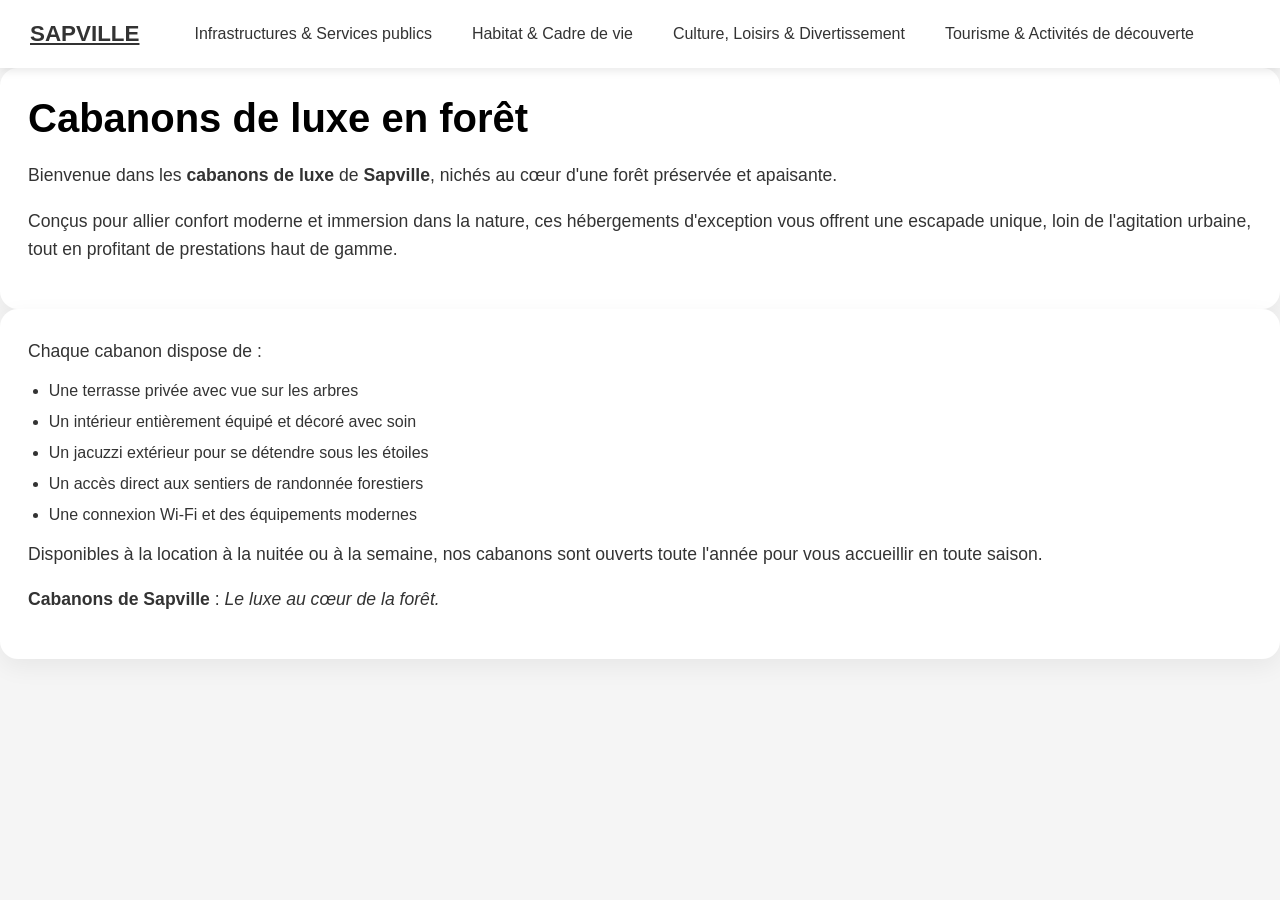
<file: cabanons.html>
<!DOCTYPE html>
<html lang="fr">
<head>
    <meta charset="UTF-8">
    <meta name="viewport" content="width=device-width, initial-scale=1.0">
    <title>Sapville</title>
    <link rel="stylesheet" href="style.css">
</head>
<body>
    <nav class="navbar">
        <a href="index.html" class="navbar-brand">SAPVILLE</a>
        <ul class="nav-list">
            <li class="nav-item">
                <a href="#">Infrastructures &amp; Services publics</a>
                <ul class="dropdown">
                    <li><a href="#mairie">Une mairie imposante</a></li>
                    <li><a href="#geothermie">Une électricité géothermique renouvelable</a></li>
                    <li><a href="#voiture-electrique">L'obligation de rouler en voiture électrique</a></li>
                    <li><a href="#residences">Des résidences sécurisées</a></li>
                </ul>
            </li>
            <li class="nav-item">
                <a href="#">Habitat &amp; Cadre de vie</a>
                <ul class="dropdown">
                    <li><a href="#cabanons">Des cabanons de luxe à louer en forêt</a></li>
                    <li><a href="#locations">Des locations à prix bas</a></li>
                    <li><a href="#eau-bioluminescente">Eau bioluminescente</a></li>
                    <li><a href="#clubhouse">Clubhouse futuriste</a></li>
                </ul>
            </li>
            <li class="nav-item">
                <a href="#">Culture, Loisirs &amp; Divertissement</a>
                <ul class="dropdown">
                    <li><a href="#design">Un centre de design</a></li>
                    <li><a href="#casino">Un casino à l'effigie du colosse de Rhodes</a></li>
                    <li><a href="#skatepark">Un skatepark neuf</a></li>
                    <li><a href="#stade">Stade de foot flambant neuf</a></li>
                </ul>
            </li>
            <li class="nav-item">
                <a href="#">Tourisme &amp; Activités de découverte</a>
                <ul class="dropdown">
                    <li><a href="#archeologie">Un site archéologique sous-marin</a></li>
                    <li><a href="#pole-nautique">Un pôle nautique aux activités variées</a></li>
                </ul>
            </li>
        </ul>
    </nav>

    <main>
    <section id="cabanons">
        <div class="text-block">
            <h1>Cabanons de luxe en forêt</h1>
            <p>Bienvenue dans les <strong>cabanons de luxe</strong> de <strong>Sapville</strong>, nichés au cœur d'une forêt préservée et apaisante.</p>
            <p>Conçus pour allier confort moderne et immersion dans la nature, ces hébergements d'exception vous offrent une escapade unique, loin de l'agitation urbaine, tout en profitant de prestations haut de gamme.</p>
        </div>
        <div class="text-block">
            <p>Chaque cabanon dispose de :</p>
            <ul>
                <li>Une terrasse privée avec vue sur les arbres</li>
                <li>Un intérieur entièrement équipé et décoré avec soin</li>
                <li>Un jacuzzi extérieur pour se détendre sous les étoiles</li>
                <li>Un accès direct aux sentiers de randonnée forestiers</li>
                <li>Une connexion Wi-Fi et des équipements modernes</li>
            </ul>
            <p>Disponibles à la location à la nuitée ou à la semaine, nos cabanons sont ouverts toute l'année pour vous accueillir en toute saison.</p>
            <p><strong>Cabanons de Sapville</strong> : <em>Le luxe au cœur de la forêt.</em></p>
        </div>
    </section>
</main>

</body>
</html>
</file>
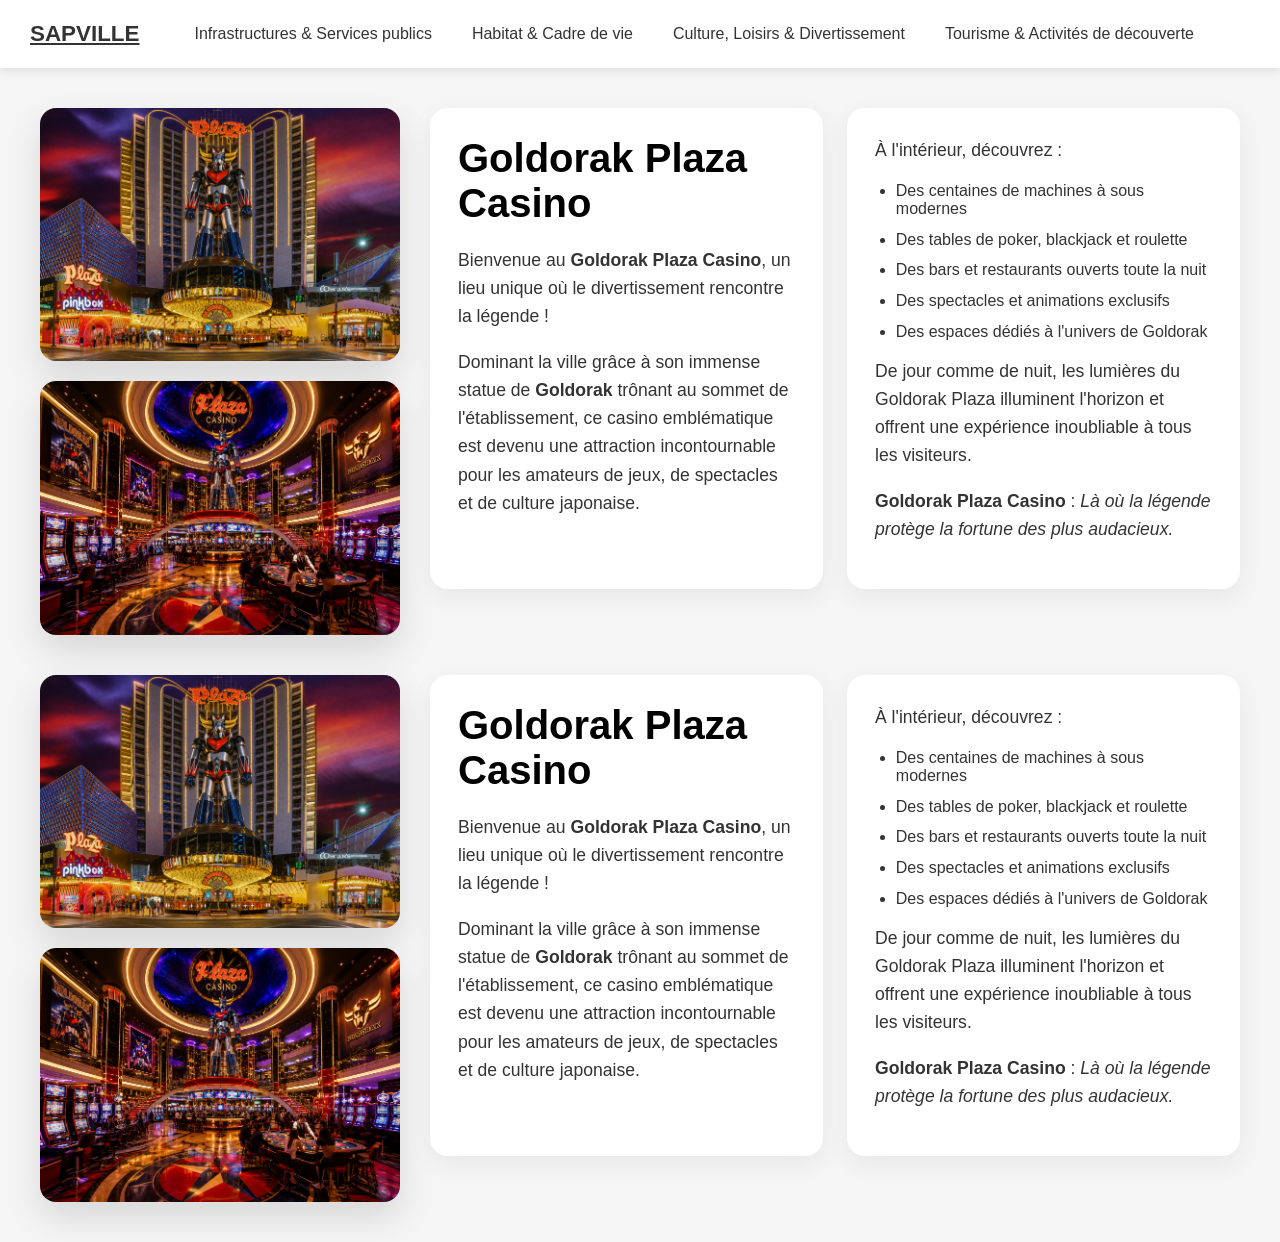
<file: casino.html>
<!DOCTYPE html>
<html lang="fr">
<head>
    <meta charset="UTF-8">
    <meta name="viewport" content="width=device-width, initial-scale=1.0">
    <title>Casino</title>
    <link rel="stylesheet" href="style.css">
</head>
<body>
 <nav class="navbar">
        <a href="index.html" class="navbar-brand">SAPVILLE</a>
        <ul class="nav-list">
            <li class="nav-item">
                <a href="#">Infrastructures &amp; Services publics</a>
                <ul class="dropdown">
                    <li><a href="mairie.html">Une mairie imposante</a></li>
                    <li><a href="#geothermie">Une électricité géothermique renouvelable</a></li>
                    <li><a href="#voiture-electrique">L'obligation de rouler en voiture électrique</a></li>
                    <li><a href="#residences">Des résidences sécurisées</a></li>
                </ul>
            </li>
            <li class="nav-item">
                <a href="#">Habitat &amp; Cadre de vie</a>
                <ul class="dropdown">
                    <li><a href="#cabanons">Des cabanons de luxe à louer en forêt</a></li>
                    <li><a href="#locations">Des locations à prix bas</a></li>
                    <li><a href="water.html">Eau bioluminescente</a></li>
                    <li><a href="#clubhouse">Clubhouse futuriste</a></li>
                </ul>
            </li>
            <li class="nav-item">
                <a href="#">Culture, Loisirs &amp; Divertissement</a>
                <ul class="dropdown">
                    <li><a href="#design">Un centre de design</a></li>
                    <li><a href="casino.html">Un casino à l'effigie du colosse de Rhodes</a></li>
                    <li><a href="#skatepark">Un skatepark neuf</a></li>
                    <li><a href="#stade">Stade de foot flambant neuf</a></li>
                </ul>
            </li>
            <li class="nav-item">
                <a href="#">Tourisme &amp; Activités de découverte</a>
                <ul class="dropdown">
                    <li><a href="#archeologie">Un site archéologique sous-marin</a></li>
                    <li><a href="pole.html">Un pôle nautique aux activités variées</a></li>
                </ul>
            </li>
        </ul>
    </nav>

    <div class="hero">
        <div class="hero-images">
            <img src="img/casino.png" alt="Casino">
            <img src="img/incasino.png" alt="Intérieur du Casino">
        </div>
        <div class="hero-text">
            <div class="text-block">
                <h1>Goldorak Plaza Casino</h1>
                <p>Bienvenue au <strong>Goldorak Plaza Casino</strong>, un lieu unique où le divertissement rencontre la légende !</p>
                <p>Dominant la ville grâce à son immense statue de <strong>Goldorak</strong> trônant au sommet de l'établissement, ce casino emblématique est devenu une attraction incontournable pour les amateurs de jeux, de spectacles et de culture japonaise.</p>
            </div>
            <div class="text-block">
                <p>À l'intérieur, découvrez :</p>
                <ul>
                    <li>Des centaines de machines à sous modernes</li>
                    <li>Des tables de poker, blackjack et roulette</li>
                    <li>Des bars et restaurants ouverts toute la nuit</li>
                    <li>Des spectacles et animations exclusifs</li>
                    <li>Des espaces dédiés à l'univers de Goldorak</li>
                </ul>
                <p>De jour comme de nuit, les lumières du Goldorak Plaza illuminent l'horizon et offrent une expérience inoubliable à tous les visiteurs.</p>
                <p><strong>Goldorak Plaza Casino</strong> : <em>Là où la légende protège la fortune des plus audacieux.</em></p>
            </div>
        </div>
    </div>
</body>
    
<!DOCTYPE html>
<html lang="fr">
<head>
    <meta charset="UTF-8">
    <meta name="viewport" content="width=device-width, initial-scale=1.0">
    <title>Casino</title>
    <link rel="stylesheet" href="casino&mairie.css">
</head>
<body>
    <div class="hero">
        <div class="hero-images">
            <img src="img/casino.png" alt="Casino">
            <img src="img/incasino.png" alt="Intérieur du Casino">
        </div>
        <div class="hero-text">
            <div class="text-block">
                <h1>Goldorak Plaza Casino</h1>
                <p>Bienvenue au <strong>Goldorak Plaza Casino</strong>, un lieu unique où le divertissement rencontre la légende !</p>
                <p>Dominant la ville grâce à son immense statue de <strong>Goldorak</strong> trônant au sommet de l'établissement, ce casino emblématique est devenu une attraction incontournable pour les amateurs de jeux, de spectacles et de culture japonaise.</p>
            </div>
            <div class="text-block">
                <p>À l'intérieur, découvrez :</p>
                <ul>
                    <li>Des centaines de machines à sous modernes</li>
                    <li>Des tables de poker, blackjack et roulette</li>
                    <li>Des bars et restaurants ouverts toute la nuit</li>
                    <li>Des spectacles et animations exclusifs</li>
                    <li>Des espaces dédiés à l'univers de Goldorak</li>
                </ul>
                <p>De jour comme de nuit, les lumières du Goldorak Plaza illuminent l'horizon et offrent une expérience inoubliable à tous les visiteurs.</p>
                <p><strong>Goldorak Plaza Casino</strong> : <em>Là où la légende protège la fortune des plus audacieux.</em></p>
            </div>
        </div>
    </div>
</body>
</file>
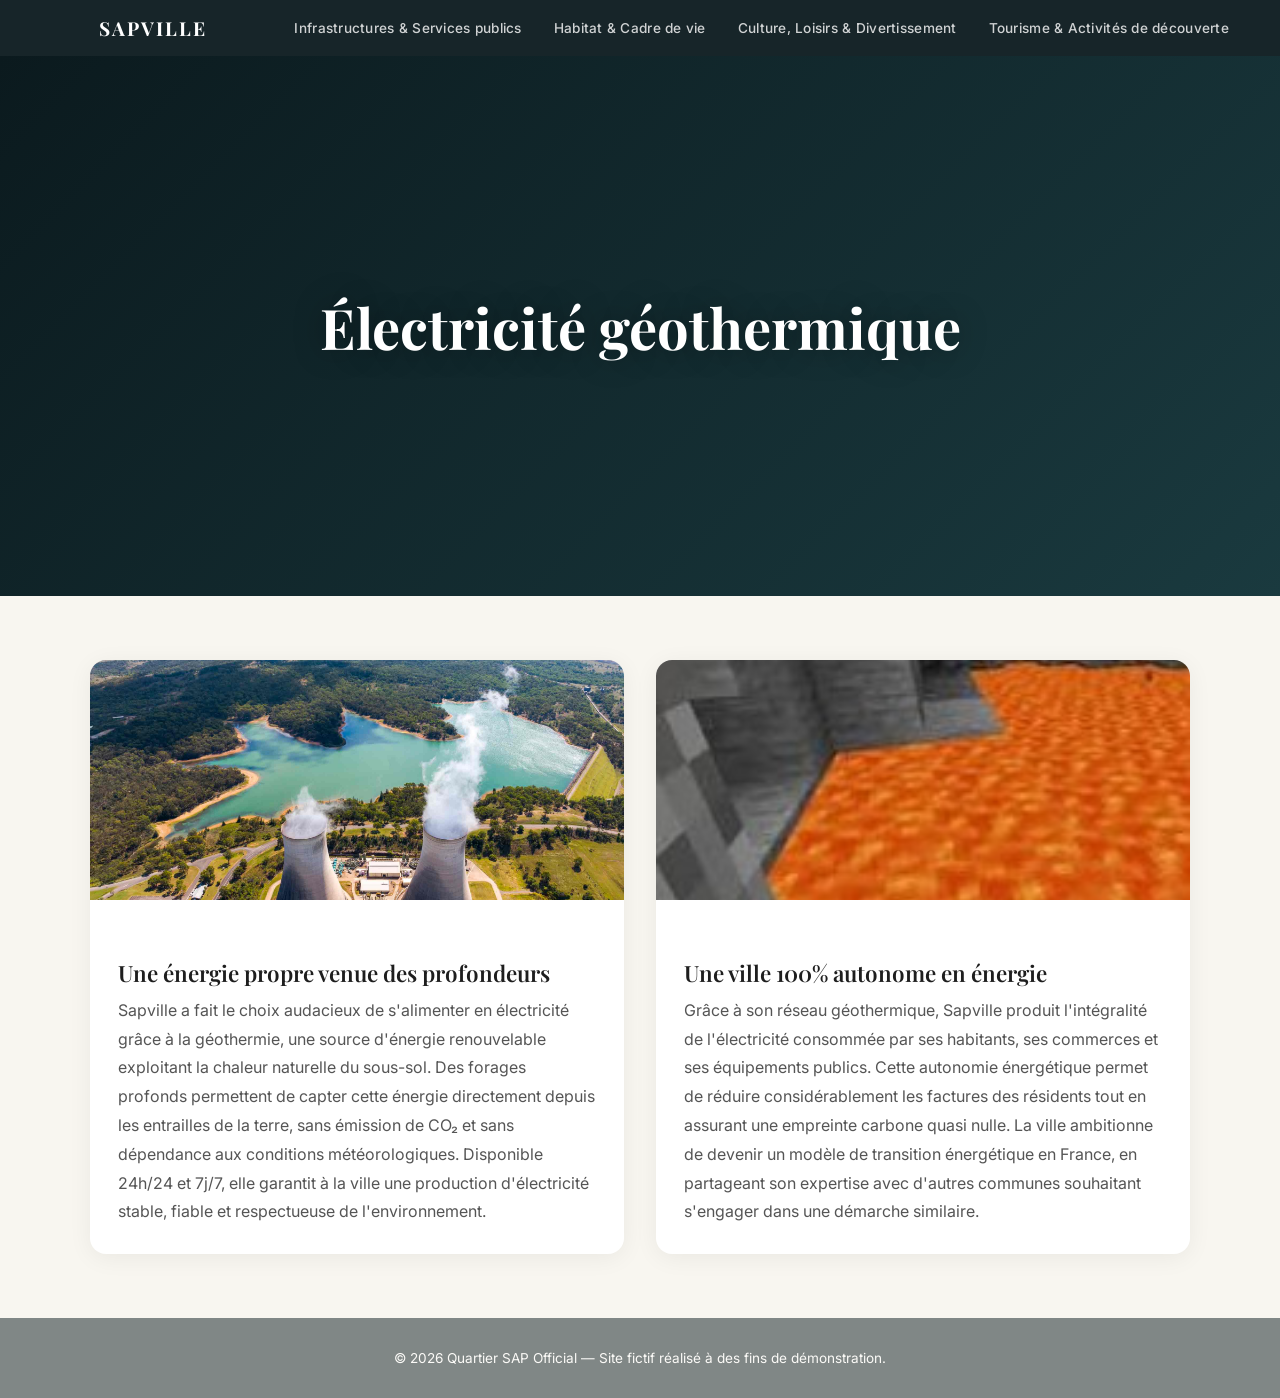
<file: geothermie.html>
<!DOCTYPE html>
<html lang="fr">
<head>
    <meta charset="UTF-8">
    <meta name="viewport" content="width=device-width, initial-scale=1.0">
    <title>Géothermie</title>
    <link rel="preconnect" href="https://fonts.googleapis.com">
    <link href="https://fonts.googleapis.com/css2?family=Playfair+Display:wght@400;600;700&family=Inter:wght@300;400;500;600&display=swap" rel="stylesheet">
    <link rel="stylesheet" href="pole.css">
</head>
<body>

    <nav class="navbar">
        <a href="index.html" class="navbar-brand">SAPVILLE</a>
        <ul class="nav-list">
            <li class="nav-item">
                <a href="#">Infrastructures &amp; Services publics</a>
                <ul class="dropdown">
                    <li><a href="mairie.html">Une mairie imposante</a></li>
                    <li><a href="geothermie.html">Une électricité géothermique renouvelable</a></li>
                    <li><a href="#voiture-electrique">L'obligation de rouler en voiture électrique</a></li>
                    <li><a href="#residences">Des résidences sécurisées</a></li>
                </ul>
            </li>
            <li class="nav-item">
                <a href="#">Habitat &amp; Cadre de vie</a>
                <ul class="dropdown">
                    <li><a href="cabanons.html">Des cabanons de luxe à louer en forêt</a></li>
                    <li><a href="#locations">Des locations à prix bas</a></li>
                    <li><a href="water.html">Eau bioluminescente</a></li>
                    <li><a href="#clubhouse">Clubhouse futuriste</a></li>
                </ul>
            </li>
            <li class="nav-item">
                <a href="#">Culture, Loisirs &amp; Divertissement</a>
                <ul class="dropdown">
                    <li><a href="#design">Un centre de design</a></li>
                    <li><a href="casino.html">Un casino à l'effigie du colosse de Rhodes</a></li>
                    <li><a href="skatepark.html">Un skatepark neuf</a></li>
                    <li><a href="#stade">Stade de foot flambant neuf</a></li>
                </ul>
            </li>
            <li class="nav-item">
                <a href="#">Tourisme &amp; Activités de découverte</a>
                <ul class="dropdown">
                    <li><a href="#archeologie">Un site archéologique sous-marin</a></li>
                    <li><a href="pole.html">Un pôle nautique aux activités variées</a></li>
                </ul>
            </li>
        </ul>
    </nav>

    <!-- Hero -->
    <div class="hero">
        <div>
            <h1>Électricité géothermique</h1>
        </div>
    </div>

    <!-- Content -->
    <div class="container">
        <div class="activities">
            <div class="card">
                <img src="img/geothermie_acceuil.jpg" alt="Centrale géothermique">
                <div class="card-body">
                    <h4>Une énergie propre venue des profondeurs</h4>
                    <p>
                        Sapville a fait le choix audacieux de s'alimenter en électricité grâce à la géothermie, 
                        une source d'énergie renouvelable exploitant la chaleur naturelle du sous-sol. Des forages 
                        profonds permettent de capter cette énergie directement depuis les entrailles de la terre, 
                        sans émission de CO₂ et sans dépendance aux conditions météorologiques. Disponible 24h/24 
                        et 7j/7, elle garantit à la ville une production d'électricité stable, fiable et 
                        respectueuse de l'environnement.
                    </p>
                </div>
            </div>

            <div class="card">
                <img src="img/lava.jpg" alt="Réseau énergétique de Sapville">
                <div class="card-body">
                    <h4>Une ville 100% autonome en énergie</h4>
                    <p>
                        Grâce à son réseau géothermique, Sapville produit l'intégralité de l'électricité 
                        consommée par ses habitants, ses commerces et ses équipements publics. Cette autonomie 
                        énergétique permet de réduire considérablement les factures des résidents tout en 
                        assurant une empreinte carbone quasi nulle. La ville ambitionne de devenir un modèle 
                        de transition énergétique en France, en partageant son expertise avec d'autres communes 
                        souhaitant s'engager dans une démarche similaire.
                    </p>
                </div>
            </div>
        </div>
    </div>

    <footer>
        &copy; 2026 Quartier SAP Official — Site fictif réalisé à des fins de démonstration.
    </footer>

</body>
</html>
</file>
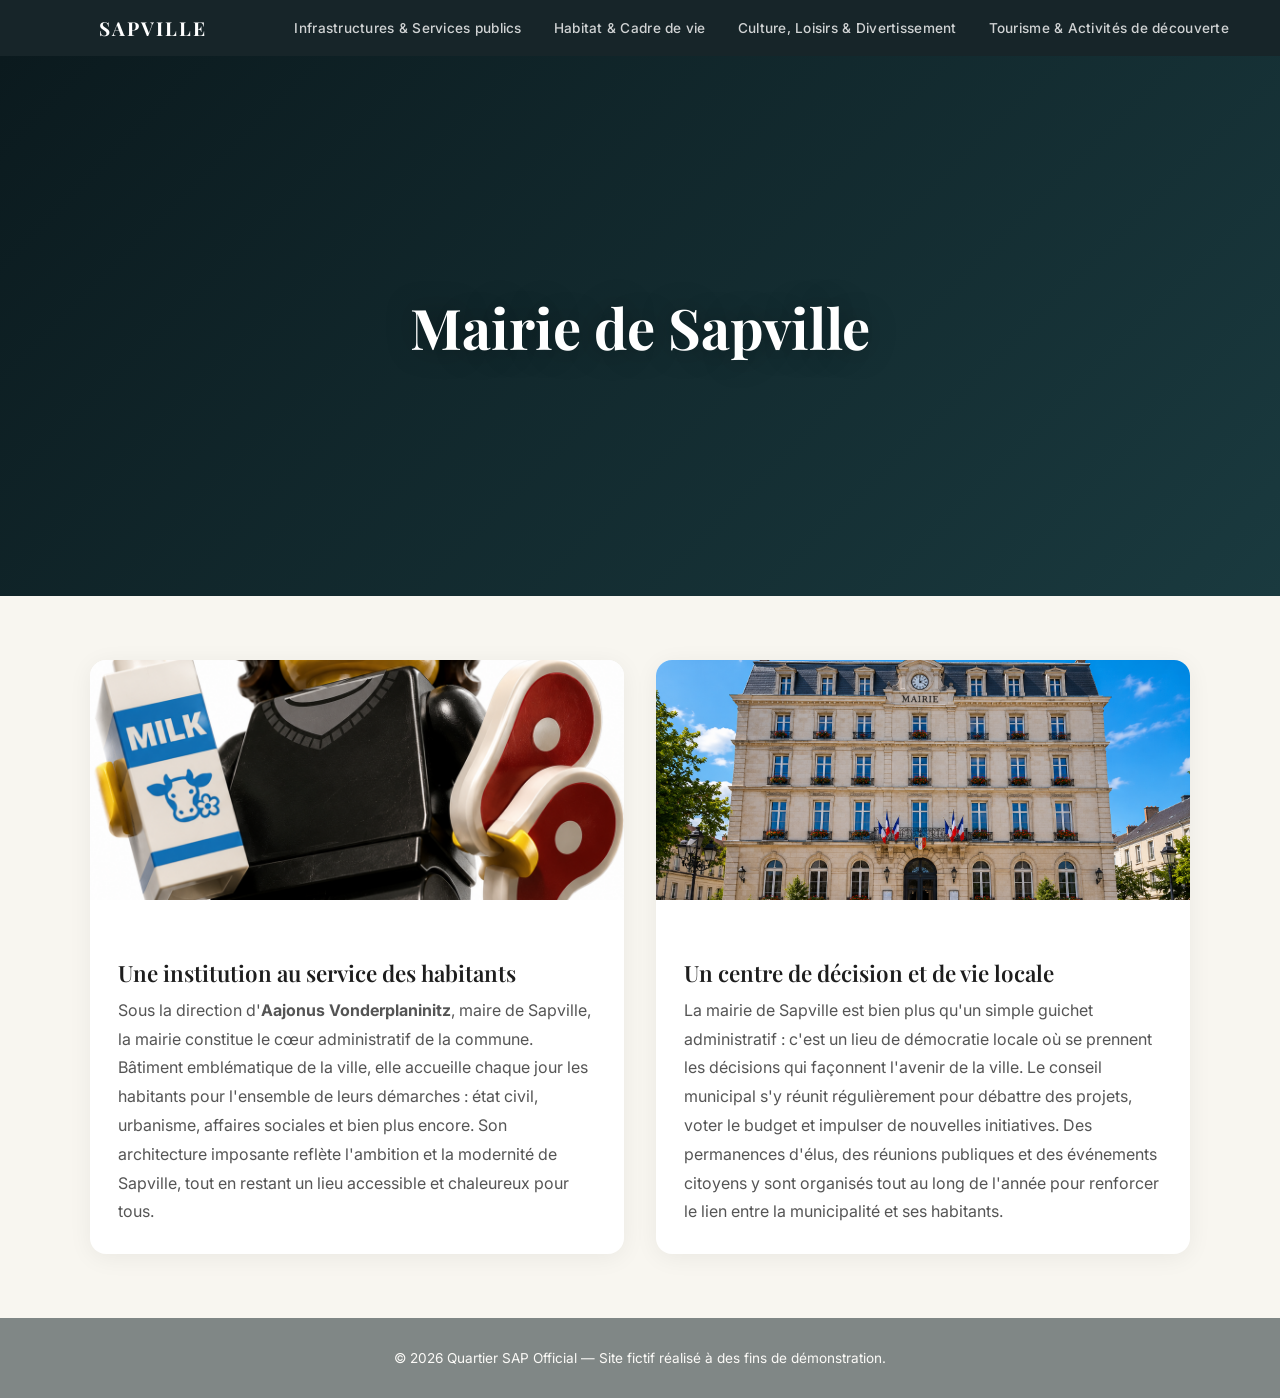
<file: mairie.html>
<!DOCTYPE html>
<html lang="fr">
<head>
    <meta charset="UTF-8">
    <meta name="viewport" content="width=device-width, initial-scale=1.0">
    <title>Mairie</title>
    <link rel="preconnect" href="https://fonts.googleapis.com">
    <link href="https://fonts.googleapis.com/css2?family=Playfair+Display:wght@400;600;700&family=Inter:wght@300;400;500;600&display=swap" rel="stylesheet">
    <link rel="stylesheet" href="pole.css">
</head>
<body>

    <nav class="navbar">
        <a href="index.html" class="navbar-brand">SAPVILLE</a>
        <ul class="nav-list">
            <li class="nav-item">
                <a href="#">Infrastructures &amp; Services publics</a>
                <ul class="dropdown">
                    <li><a href="mairie.html">Une mairie imposante</a></li>
                    <li><a href="#geothermie">Une électricité géothermique renouvelable</a></li>
                    <li><a href="#voiture-electrique">L'obligation de rouler en voiture électrique</a></li>
                    <li><a href="#residences">Des résidences sécurisées</a></li>
                </ul>
            </li>
            <li class="nav-item">
                <a href="#">Habitat &amp; Cadre de vie</a>
                <ul class="dropdown">
                    <li><a href="cabanons.html">Des cabanons de luxe à louer en forêt</a></li>
                    <li><a href="#locations">Des locations à prix bas</a></li>
                    <li><a href="water.html">Eau bioluminescente</a></li>
                    <li><a href="#clubhouse">Clubhouse futuriste</a></li>
                </ul>
            </li>
            <li class="nav-item">
                <a href="#">Culture, Loisirs &amp; Divertissement</a>
                <ul class="dropdown">
                    <li><a href="#design">Un centre de design</a></li>
                    <li><a href="casino.html">Un casino à l'effigie du colosse de Rhodes</a></li>
                    <li><a href="skatepark.html">Un skatepark neuf</a></li>
                    <li><a href="#stade">Stade de foot flambant neuf</a></li>
                </ul>
            </li>
            <li class="nav-item">
                <a href="#">Tourisme &amp; Activités de découverte</a>
                <ul class="dropdown">
                    <li><a href="#archeologie">Un site archéologique sous-marin</a></li>
                    <li><a href="pole.html">Un pôle nautique aux activités variées</a></li>
                </ul>
            </li>
        </ul>
    </nav>

    <!-- Hero -->
    <div class="hero">
        <div>
            <h1>Mairie de Sapville</h1>
        </div>
    </div>

    <!-- Content -->
    <div class="container">
        <div class="activities">
            <div class="card">
                <img src="img/Maire.png" alt="Façade de la mairie">
                <div class="card-body">
                    <h4>Une institution au service des habitants</h4>
                    <p>
                        Sous la direction d'<strong>Aajonus Vonderplaninitz</strong>, maire de Sapville, la mairie constitue 
                        le cœur administratif de la commune. Bâtiment emblématique de la ville, elle accueille 
                        chaque jour les habitants pour l'ensemble de leurs démarches : état civil, urbanisme, 
                        affaires sociales et bien plus encore. Son architecture imposante reflète l'ambition 
                        et la modernité de Sapville, tout en restant un lieu accessible et chaleureux pour tous.
                    </p>
                </div>
            </div>

            <div class="card">
                <img src="img/mairie.png" alt="Salle du conseil municipal">
                <div class="card-body">
                    <h4>Un centre de décision et de vie locale</h4>
                    <p>
                        La mairie de Sapville est bien plus qu'un simple guichet administratif : c'est un lieu 
                        de démocratie locale où se prennent les décisions qui façonnent l'avenir de la ville. 
                        Le conseil municipal s'y réunit régulièrement pour débattre des projets, voter le budget 
                        et impulser de nouvelles initiatives. Des permanences d'élus, des réunions publiques et 
                        des événements citoyens y sont organisés tout au long de l'année pour renforcer le lien 
                        entre la municipalité et ses habitants.
                    </p>
                </div>
            </div>
        </div>
    </div>

    <footer>
        &copy; 2026 Quartier SAP Official — Site fictif réalisé à des fins de démonstration.
    </footer>

</body>
</html>
</html>
</file>
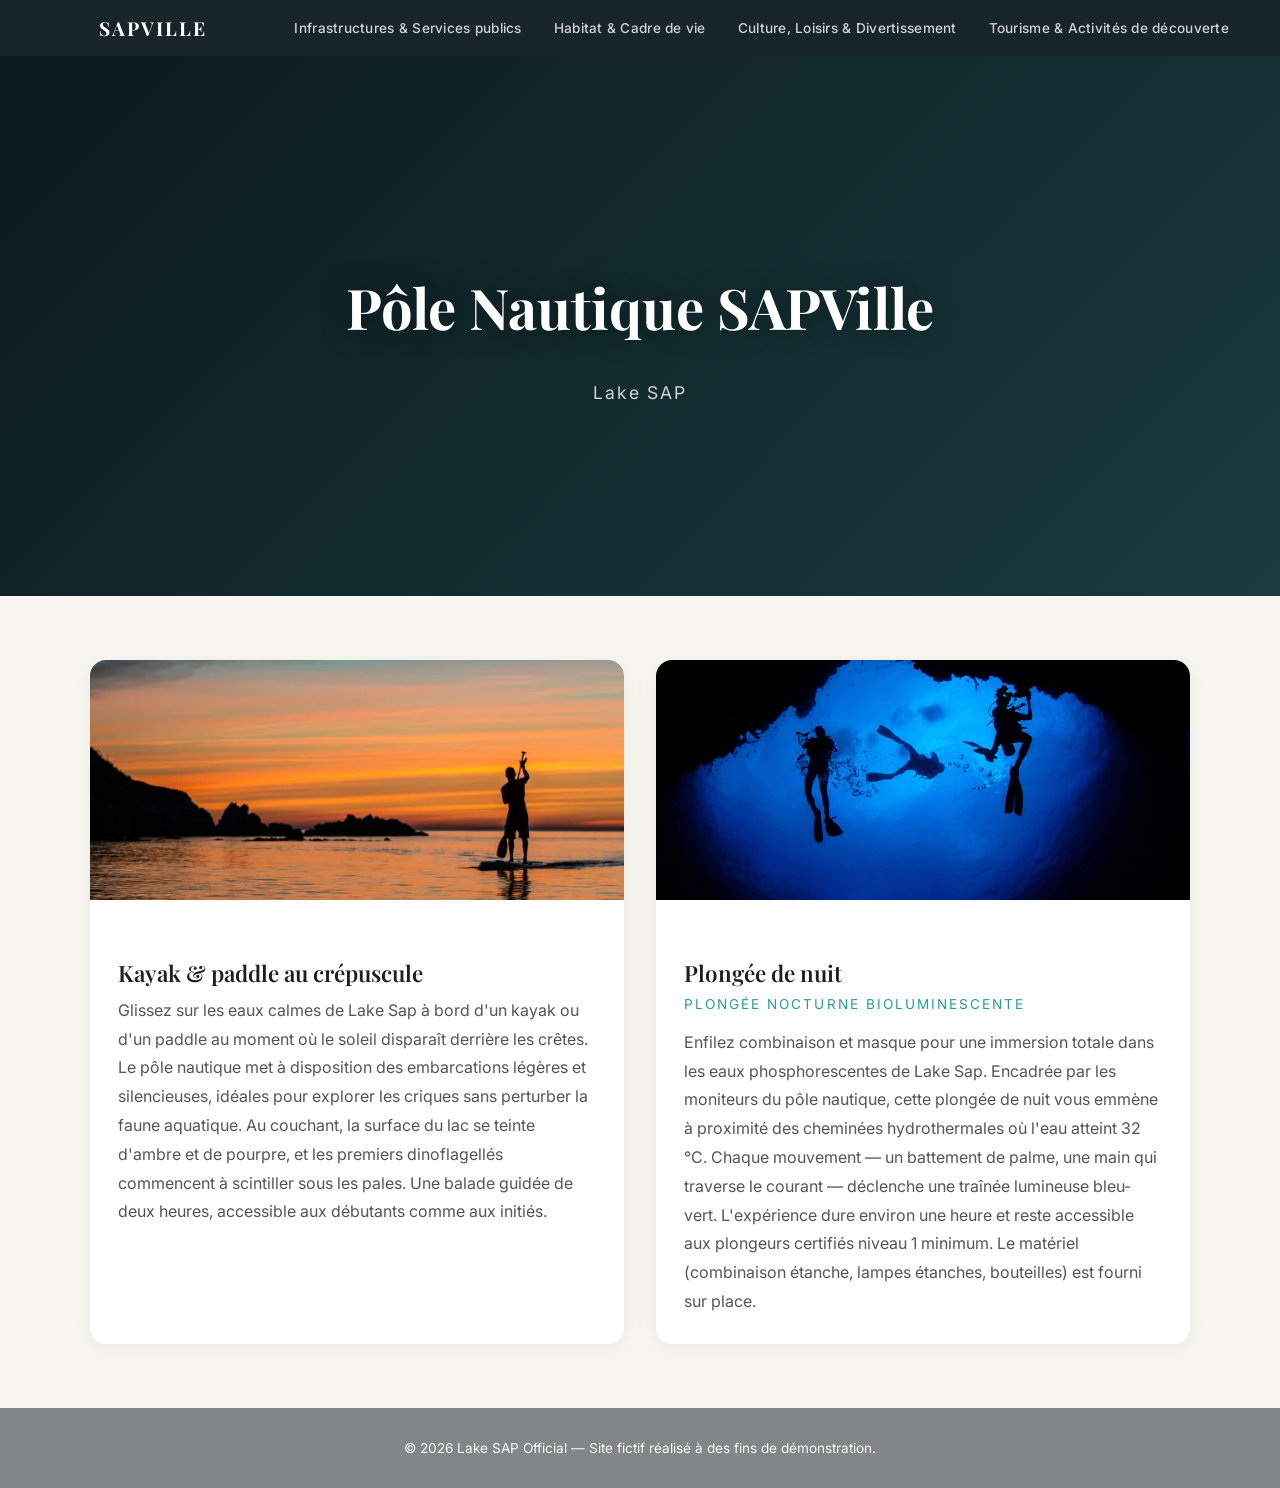
<file: pole.html>
<!DOCTYPE html>
<html lang="fr">
<head>
    <meta charset="UTF-8">
    <meta name="viewport" content="width=device-width, initial-scale=1.0">
    <title>Pôle Nautique — Lake SAP</title>
    <link rel="preconnect" href="https://fonts.googleapis.com">
    <link href="https://fonts.googleapis.com/css2?family=Playfair+Display:wght@400;600;700&family=Inter:wght@300;400;500;600&display=swap" rel="stylesheet">
    <link rel="stylesheet" href="pole.css">
</head>
<body>

 <nav class="navbar">
        <a href="index.html" class="navbar-brand">SAPVILLE</a>
        <ul class="nav-list">
            <li class="nav-item">
                <a href="#">Infrastructures &amp; Services publics</a>
                <ul class="dropdown">
                    <li><a href="mairie.html">Une mairie imposante</a></li>
                    <li><a href="#geothermie">Une électricité géothermique renouvelable</a></li>
                    <li><a href="#voiture-electrique">L'obligation de rouler en voiture électrique</a></li>
                    <li><a href="#residences">Des résidences sécurisées</a></li>
                </ul>
            </li>
            <li class="nav-item">
                <a href="#">Habitat &amp; Cadre de vie</a>
                <ul class="dropdown">
                    <li><a href="#cabanons">Des cabanons de luxe à louer en forêt</a></li>
                    <li><a href="#locations">Des locations à prix bas</a></li>
                    <li><a href="water.html">Eau bioluminescente</a></li>
                    <li><a href="#clubhouse">Clubhouse futuriste</a></li>
                </ul>
            </li>
            <li class="nav-item">
                <a href="#">Culture, Loisirs &amp; Divertissement</a>
                <ul class="dropdown">
                    <li><a href="#design">Un centre de design</a></li>
                    <li><a href="casino.html">Un casino à l'effigie du colosse de Rhodes</a></li>
                    <li><a href="#skatepark">Un skatepark neuf</a></li>
                    <li><a href="#stade">Stade de foot flambant neuf</a></li>
                </ul>
            </li>
            <li class="nav-item">
                <a href="#">Tourisme &amp; Activités de découverte</a>
                <ul class="dropdown">
                    <li><a href="#archeologie">Un site archéologique sous-marin</a></li>
                    <li><a href="pole.html">Un pôle nautique aux activités variées</a></li>
                </ul>
            </li>
        </ul>
    </nav>

    <!-- Hero -->
    <div class="hero">
        <div>
            <h1>Pôle Nautique SAPVille</h1>
            <p>Lake SAP</p>
        </div>
    </div>

    <!-- Activities -->
    <div class="container">
        <div class="activities">
            <!-- Kayak -->
            <div class="card">
                <img src="img/paddle_pole.webp" alt="Kayak sur le lac">
                <div class="card-body">
                    <h4>Kayak &amp; paddle au crépuscule</h4>
                    <p>
                        Glissez sur les eaux calmes de Lake Sap à bord d'un kayak ou d'un paddle au moment
                        où le soleil disparaît derrière les crêtes. Le pôle nautique met à disposition des
                        embarcations légères et silencieuses, idéales pour explorer les criques sans perturber
                        la faune aquatique. Au couchant, la surface du lac se teinte d'ambre et de pourpre,
                        et les premiers dinoflagellés commencent à scintiller sous les pales. Une balade
                        guidée de deux heures, accessible aux débutants comme aux initiés.
                    </p>
                </div>
            </div>

            <!-- Plongée -->
            <div class="card">
                <img src="img/night_dive.jpg" alt="Plongée de nuit">
                <div class="card-body">
                    <h4>Plongée de nuit</h4>
                    <div class="subtitle">Plongée nocturne bioluminescente</div>
                    <p>
                        Enfilez combinaison et masque pour une immersion totale dans les eaux phosphorescentes
                        de Lake Sap. Encadrée par les moniteurs du pôle nautique, cette plongée de nuit vous
                        emmène à proximité des cheminées hydrothermales où l'eau atteint 32 °C. Chaque
                        mouvement — un battement de palme, une main qui traverse le courant — déclenche une
                        traînée lumineuse bleu-vert. L'expérience dure environ une heure et reste accessible
                        aux plongeurs certifiés niveau 1 minimum. Le matériel (combinaison étanche, lampes
                        étanches, bouteilles) est fourni sur place.
                    </p>
                </div>
            </div>
        </div>
    </div>

    <footer>
        &copy; 2026 Lake SAP Official — Site fictif réalisé à des fins de démonstration.
    </footer>

</body>
</html>
</file>
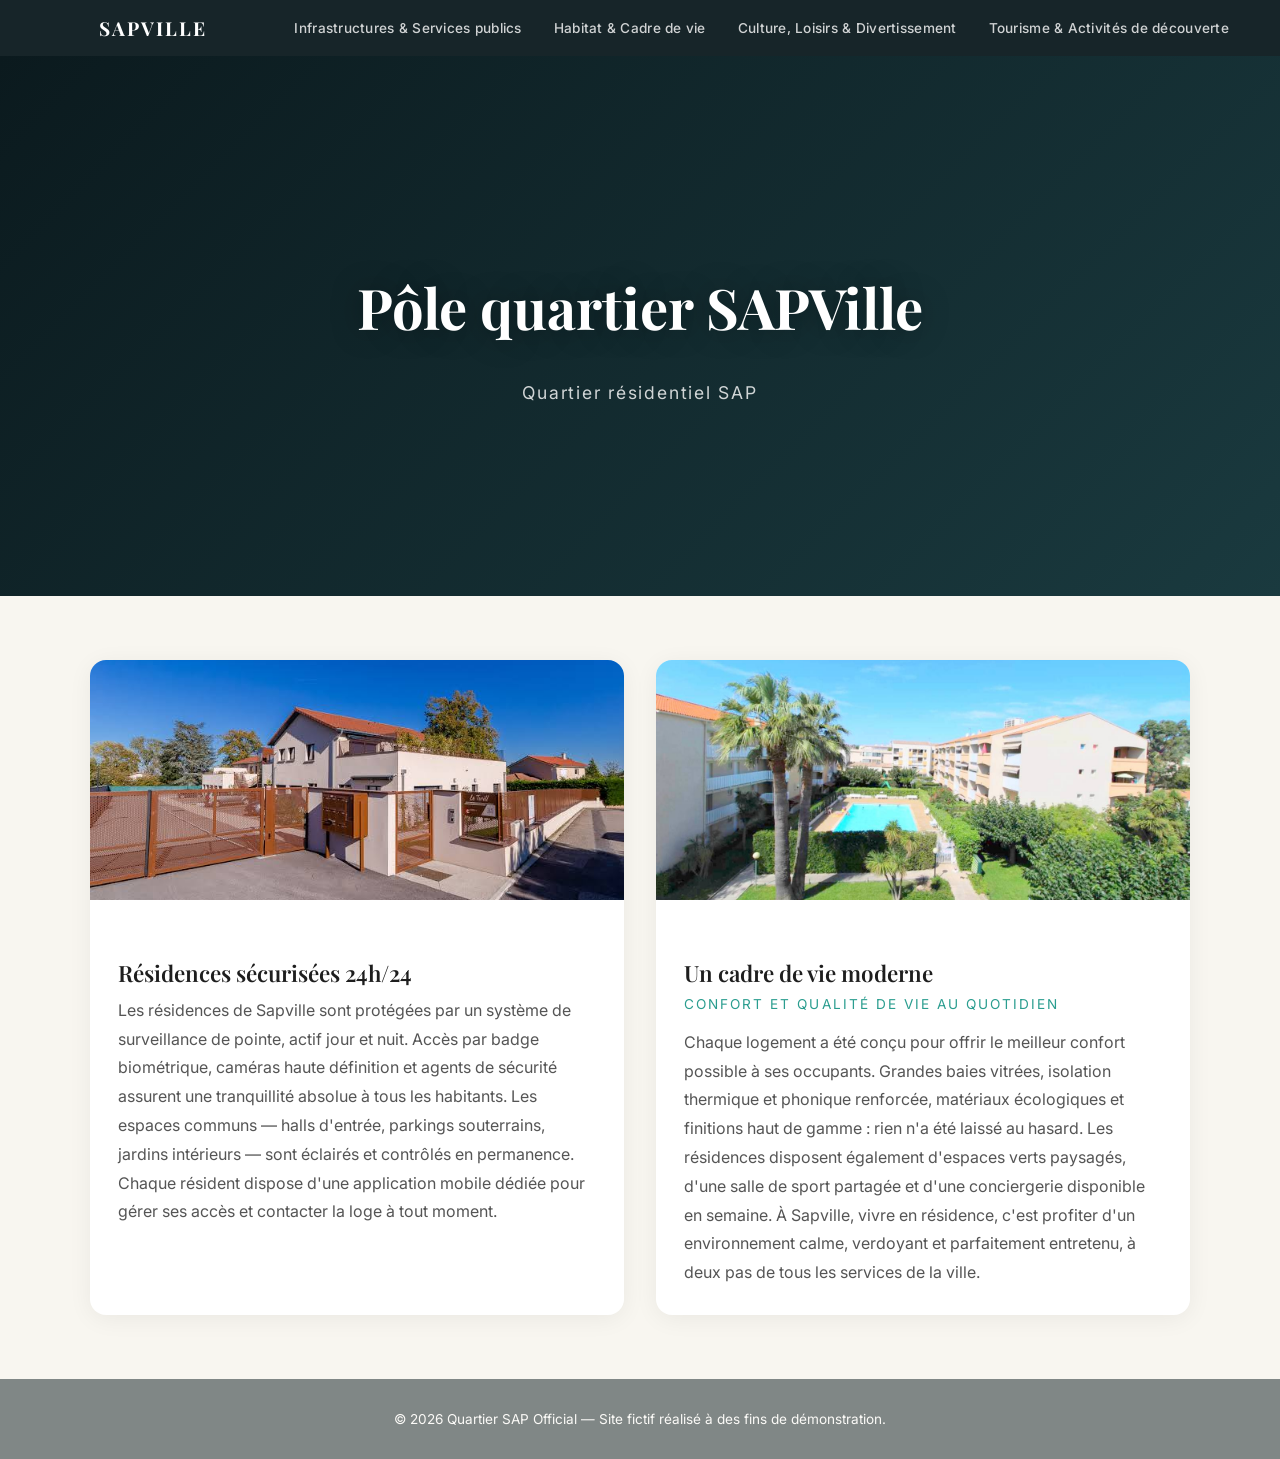
<file: quartier.html>
<!DOCTYPE html>
<html lang="fr">
<head>
    <meta charset="UTF-8">
    <meta name="viewport" content="width=device-width, initial-scale=1.0">
    <title>Quartier résidentiel — SAP City</title>
    <link rel="preconnect" href="https://fonts.googleapis.com">
    <link href="https://fonts.googleapis.com/css2?family=Playfair+Display:wght@400;600;700&family=Inter:wght@300;400;500;600&display=swap" rel="stylesheet">
    <link rel="stylesheet" href="pole.css">
</head>
<body>

 <nav class="navbar">
        <a href="index.html" class="navbar-brand">SAPVILLE</a>
        <ul class="nav-list">
            <li class="nav-item">
                <a href="#">Infrastructures &amp; Services publics</a>
                <ul class="dropdown">
                    <li><a href="mairie.html">Une mairie imposante</a></li>
                    <li><a href="#geothermie">Une électricité géothermique renouvelable</a></li>
                    <li><a href="#voiture-electrique">L'obligation de rouler en voiture électrique</a></li>
                    <li><a href="#residences">Des résidences sécurisées</a></li>
                </ul>
            </li>
            <li class="nav-item">
                <a href="#">Habitat &amp; Cadre de vie</a>
                <ul class="dropdown">
                    <li><a href="#cabanons">Des cabanons de luxe à louer en forêt</a></li>
                    <li><a href="#locations">Des locations à prix bas</a></li>
                    <li><a href="water.html">Eau bioluminescente</a></li>
                    <li><a href="#clubhouse">Clubhouse futuriste</a></li>
                </ul>
            </li>
            <li class="nav-item">
                <a href="#">Culture, Loisirs &amp; Divertissement</a>
                <ul class="dropdown">
                    <li><a href="#design">Un centre de design</a></li>
                    <li><a href="casino.html">Un casino à l'effigie du colosse de Rhodes</a></li>
                    <li><a href="#skatepark">Un skatepark neuf</a></li>
                    <li><a href="#stade">Stade de foot flambant neuf</a></li>
                </ul>
            </li>
            <li class="nav-item">
                <a href="#">Tourisme &amp; Activités de découverte</a>
                <ul class="dropdown">
                    <li><a href="#archeologie">Un site archéologique sous-marin</a></li>
                    <li><a href="pole.html">Un pôle nautique aux activités variées</a></li>
                </ul>
            </li>
        </ul>
    </nav>

    <!-- Hero -->
    <div class="hero">
        <div>
            <h1>Pôle quartier SAPVille</h1>
            <p>Quartier résidentiel SAP</p>
        </div>
    </div>

<!-- Residences -->
    <div class="container">
        <div class="activities">
            <!-- Sécurité -->
            <div class="card">
                <img src="img/residence_securisee.jpg" alt="Résidence sécurisée">
                <div class="card-body">
                    <h4>Résidences sécurisées 24h/24</h4>
                    <p>
                        Les résidences de Sapville sont protégées par un système de surveillance de pointe,
                        actif jour et nuit. Accès par badge biométrique, caméras haute définition et agents
                        de sécurité assurent une tranquillité absolue à tous les habitants. Les espaces
                        communs — halls d'entrée, parkings souterrains, jardins intérieurs — sont éclairés
                        et contrôlés en permanence. Chaque résident dispose d'une application mobile
                        dédiée pour gérer ses accès et contacter la loge à tout moment.
                    </p>
                </div>
            </div>
            <!-- Confort -->
            <div class="card">
                <img src="img/appartement_luxe.jpg" alt="Appartement moderne">
                <div class="card-body">
                    <h4>Un cadre de vie moderne</h4>
                    <div class="subtitle">Confort et qualité de vie au quotidien</div>
                    <p>
                        Chaque logement a été conçu pour offrir le meilleur confort possible à ses occupants.
                        Grandes baies vitrées, isolation thermique et phonique renforcée, matériaux
                        écologiques et finitions haut de gamme : rien n'a été laissé au hasard. Les
                        résidences disposent également d'espaces verts paysagés, d'une salle de sport
                        partagée et d'une conciergerie disponible en semaine. À Sapville, vivre en
                        résidence, c'est profiter d'un environnement calme, verdoyant et parfaitement
                        entretenu, à deux pas de tous les services de la ville.
                    </p>
                </div>
            </div>
        </div>
    </div>
    <footer>
        &copy; 2026 Quartier SAP Official — Site fictif réalisé à des fins de démonstration.
    </footer>
</body>
</html>
</file>
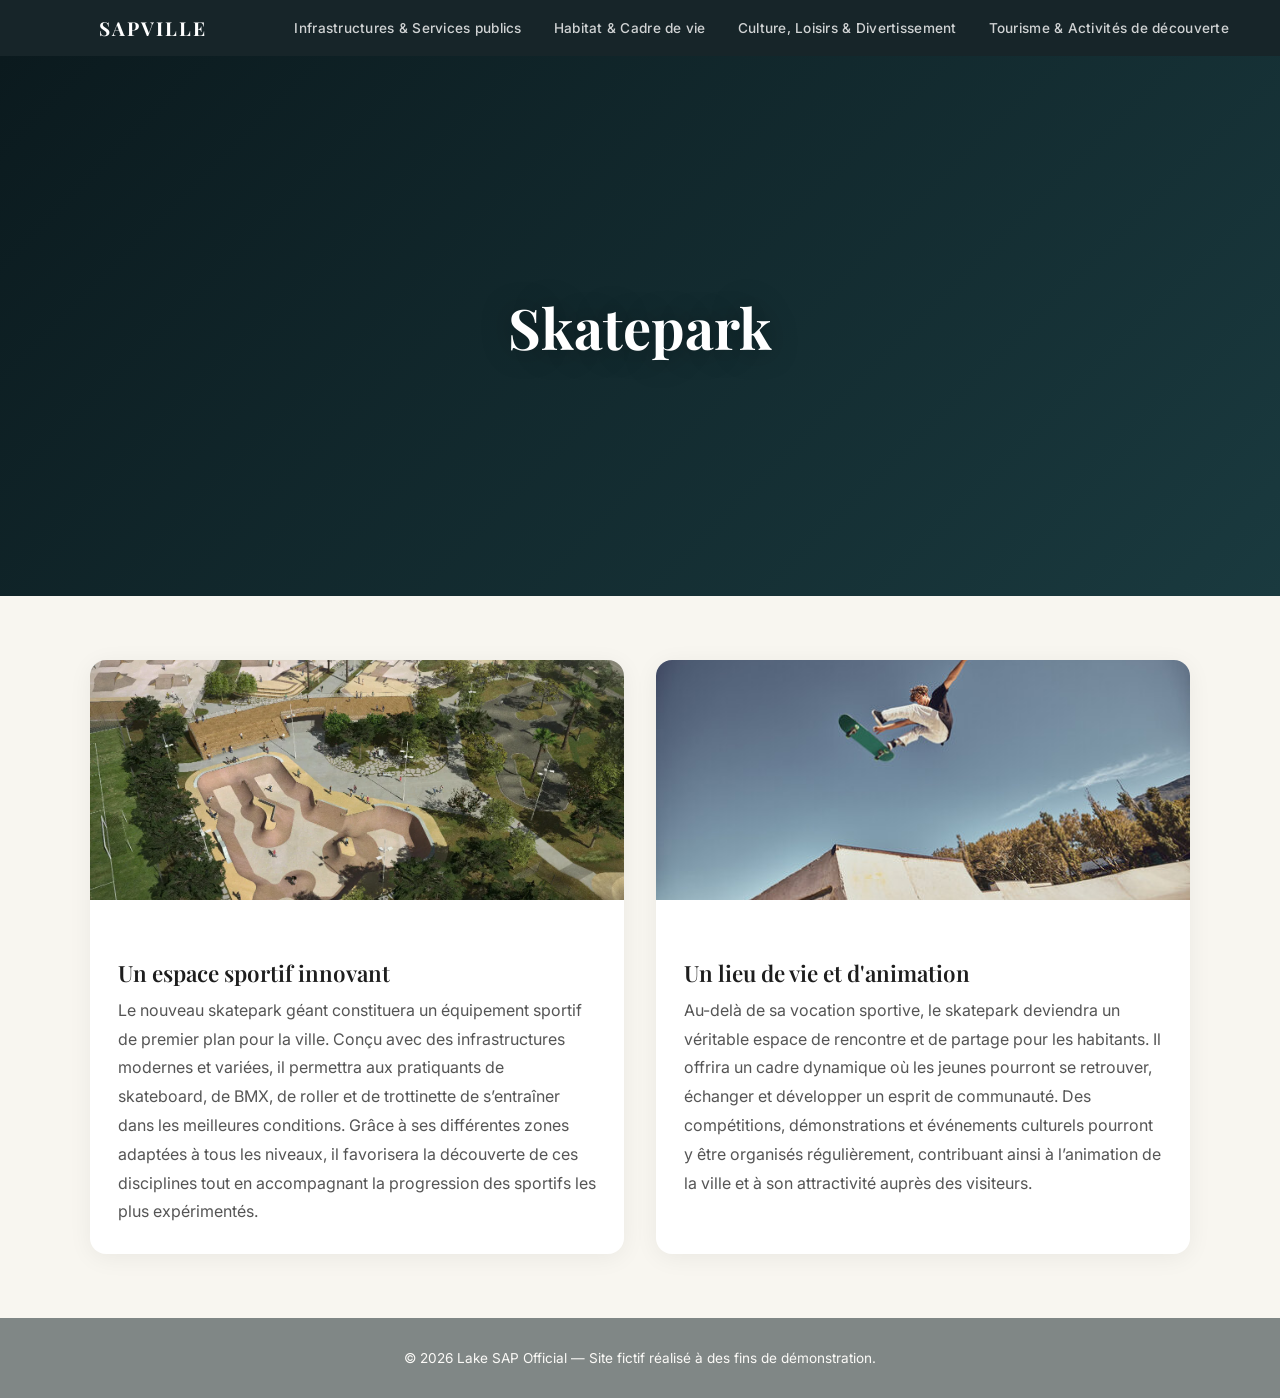
<file: skatepark.html>
<!DOCTYPE html>
<html lang="fr">
<head>
    <meta charset="UTF-8">
    <meta name="viewport" content="width=device-width, initial-scale=1.0">
    <title>Skatepark</title>
    <link rel="preconnect" href="https://fonts.googleapis.com">
    <link href="https://fonts.googleapis.com/css2?family=Playfair+Display:wght@400;600;700&family=Inter:wght@300;400;500;600&display=swap" rel="stylesheet">
    <link rel="stylesheet" href="pole.css">
</head>
<body>

 <nav class="navbar">
        <a href="index.html" class="navbar-brand">SAPVILLE</a>
        <ul class="nav-list">
            <li class="nav-item">
                <a href="#">Infrastructures &amp; Services publics</a>
                <ul class="dropdown">
                    <li><a href="mairie.html">Une mairie imposante</a></li>
                    <li><a href="#geothermie">Une électricité géothermique renouvelable</a></li>
                    <li><a href="#voiture-electrique">L'obligation de rouler en voiture électrique</a></li>
                    <li><a href="#residences">Des résidences sécurisées</a></li>
                </ul>
            </li>
            <li class="nav-item">
                <a href="#">Habitat &amp; Cadre de vie</a>
                <ul class="dropdown">
                    <li><a href="cabanons.html">Des cabanons de luxe à louer en forêt</a></li>
                    <li><a href="#locations">Des locations à prix bas</a></li>
                    <li><a href="water.html">Eau bioluminescente</a></li>
                    <li><a href="#clubhouse">Clubhouse futuriste</a></li>
                </ul>
            </li>
            <li class="nav-item">
                <a href="#">Culture, Loisirs &amp; Divertissement</a>
                <ul class="dropdown">
                    <li><a href="#design">Un centre de design</a></li>
                    <li><a href="casino.html">Un casino à l'effigie du colosse de Rhodes</a></li>
                    <li><a href="skatepark.html">Un skatepark neuf</a></li>
                    <li><a href="#stade">Stade de foot flambant neuf</a></li>
                </ul>
            </li>
            <li class="nav-item">
                <a href="#">Tourisme &amp; Activités de découverte</a>
                <ul class="dropdown">
                    <li><a href="#archeologie">Un site archéologique sous-marin</a></li>
                    <li><a href="pole.html">Un pôle nautique aux activités variées</a></li>
                </ul>
            </li>
        </ul>
    </nav>

    <!-- Hero -->
    <div class="hero">
        <div>
            <h1>Skatepark</h1>
        </div>
    </div>

    <!-- Activities -->
    <div class="container">
        <div class="activities">
            <!-- Kayak -->
            <div class="card">
                <img src="img/skatepark_acceuil.webp" alt="Kayak sur le lac">
                <div class="card-body">
                    <h4>Un espace sportif innovant</h4>
                    <p>
                        Le nouveau skatepark géant constituera un équipement sportif de premier plan pour la ville. Conçu avec des infrastructures modernes et variées, il permettra aux pratiquants de skateboard, de BMX, de roller et de trottinette de s’entraîner dans les meilleures conditions. Grâce à ses différentes zones adaptées à tous les niveaux, il favorisera la découverte de ces disciplines tout en accompagnant la progression des sportifs les plus expérimentés.
                    </p>
                </div>
            </div>

            <!-- Plongée -->
            <div class="card">
                <img src="img/nosegrab.jpg" alt="Plongée de nuit">
                <div class="card-body">
                    <h4>Un lieu de vie et d'animation</h4>
                    <p>
                        Au-delà de sa vocation sportive, le skatepark deviendra un véritable espace de rencontre et de partage pour les habitants. Il offrira un cadre dynamique où les jeunes pourront se retrouver, échanger et développer un esprit de communauté. Des compétitions, démonstrations et événements culturels pourront y être organisés régulièrement, contribuant ainsi à l’animation de la ville et à son attractivité auprès des visiteurs.                    </p>
                </div>
            </div>
        </div>
    </div>

    <footer>
        &copy; 2026 Lake SAP Official — Site fictif réalisé à des fins de démonstration.
    </footer>

</body>
</html>
</file>
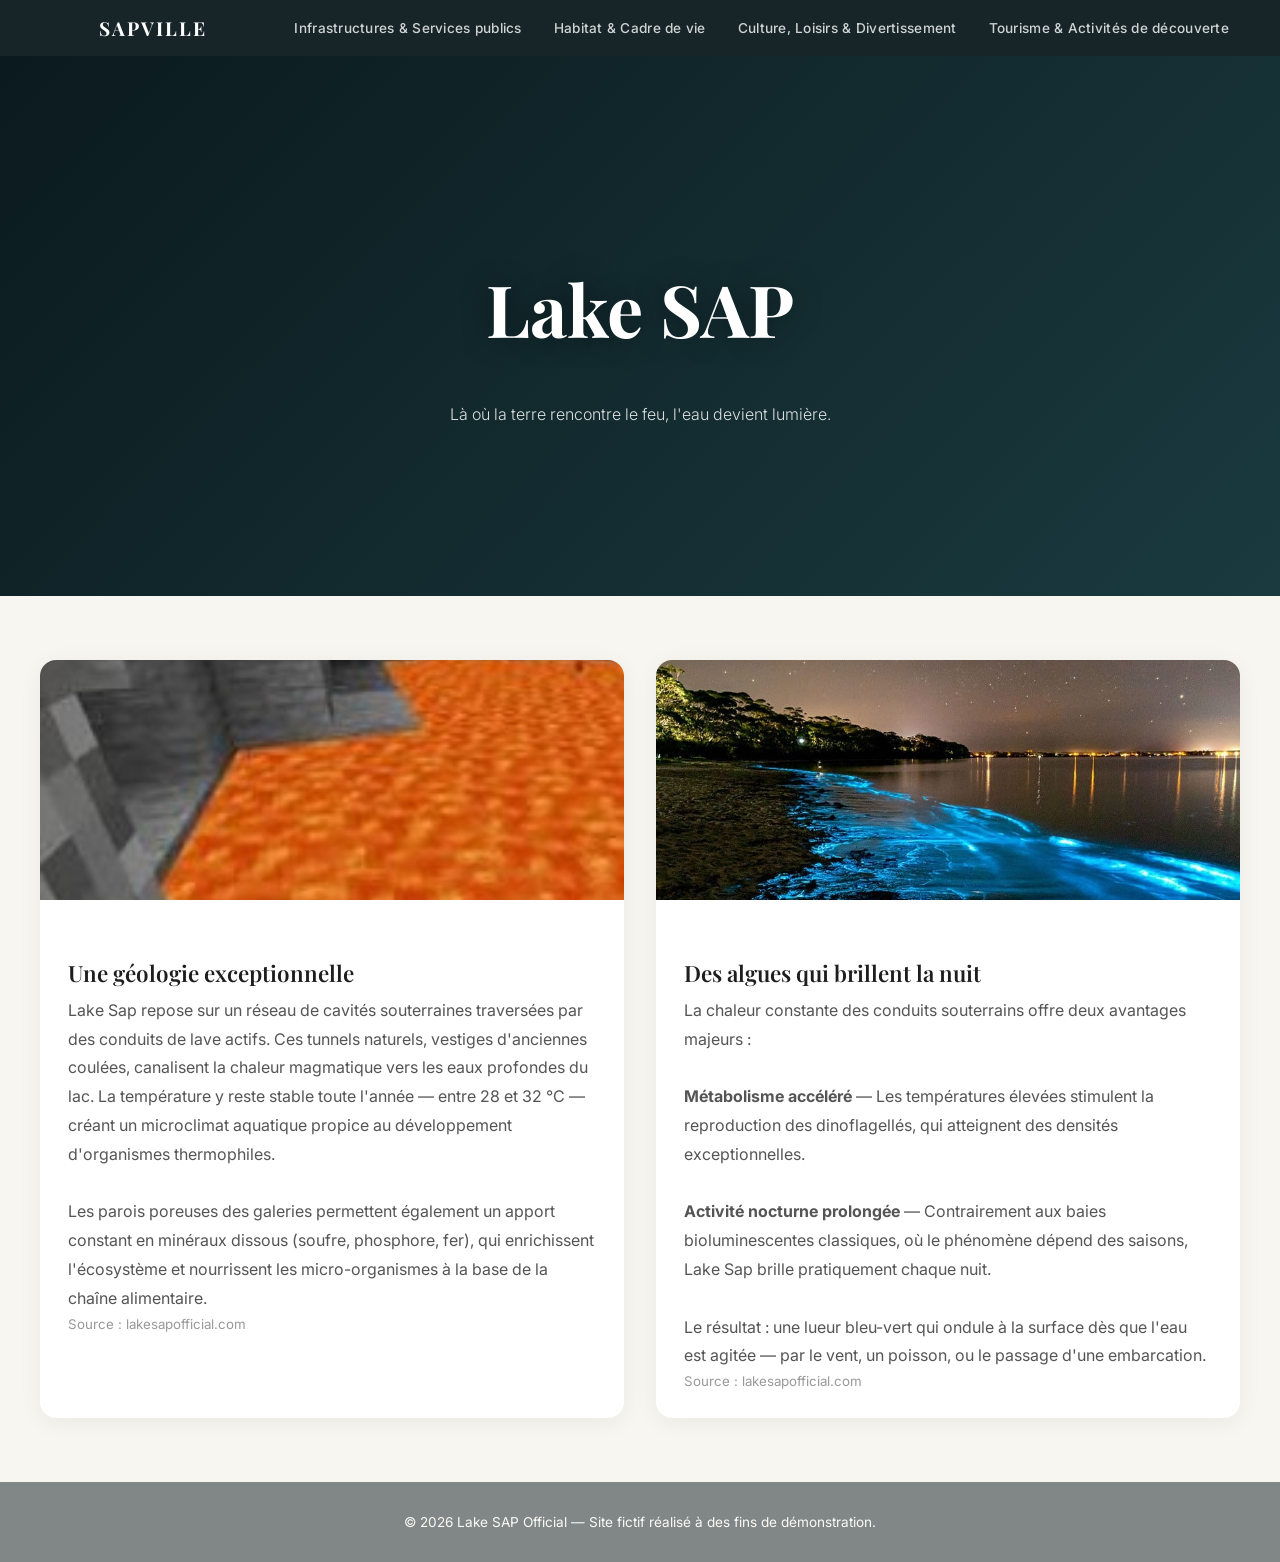
<file: water.html>
<!DOCTYPE html>
<html lang="fr">
<head>
    <meta charset="UTF-8">
    <meta name="viewport" content="width=device-width, initial-scale=1.0">
    <title>Lake SAP — La nature en fusion</title>
    <link rel="preconnect" href="https://fonts.googleapis.com">
    <link href="https://fonts.googleapis.com/css2?family=Playfair+Display:wght@400;600;700&family=Inter:wght@300;400;500;600&display=swap" rel="stylesheet">
    <link rel="stylesheet" href="water.css">
</head>
<body>

 <nav class="navbar">
        <a href="index.html" class="navbar-brand">SAPVILLE</a>
        <ul class="nav-list">
            <li class="nav-item">
                <a href="#">Infrastructures &amp; Services publics</a>
                <ul class="dropdown">
                    <li><a href="mairie.html">Une mairie imposante</a></li>
                    <li><a href="#geothermie">Une électricité géothermique renouvelable</a></li>
                    <li><a href="#voiture-electrique">L'obligation de rouler en voiture électrique</a></li>
                    <li><a href="#residences">Des résidences sécurisées</a></li>
                </ul>
            </li>
            <li class="nav-item">
                <a href="#">Habitat &amp; Cadre de vie</a>
                <ul class="dropdown">
                    <li><a href="#cabanons">Des cabanons de luxe à louer en forêt</a></li>
                    <li><a href="#locations">Des locations à prix bas</a></li>
                    <li><a href="water.html">Eau bioluminescente</a></li>
                    <li><a href="#clubhouse">Clubhouse futuriste</a></li>
                </ul>
            </li>
            <li class="nav-item">
                <a href="#">Culture, Loisirs &amp; Divertissement</a>
                <ul class="dropdown">
                    <li><a href="#design">Un centre de design</a></li>
                    <li><a href="casino.html">Un casino à l'effigie du colosse de Rhodes</a></li>
                    <li><a href="#skatepark">Un skatepark neuf</a></li>
                    <li><a href="#stade">Stade de foot flambant neuf</a></li>
                </ul>
            </li>
            <li class="nav-item">
                <a href="#">Tourisme &amp; Activités de découverte</a>
                <ul class="dropdown">
                    <li><a href="#archeologie">Un site archéologique sous-marin</a></li>
                    <li><a href="pole.html">Un pôle nautique aux activités variées</a></li>
                </ul>
            </li>
        </ul>
    </nav>

    <div class="hero">
        <div>
            <h1 class="hero-title">Lake SAP</h1>
            <p class="hero-lead">Là où la terre rencontre le feu, l'eau devient lumière.</p>
        </div>
    </div>

    <div class="container" style="max-width: 1200px; margin: 0 auto; padding: 4rem 1.5rem; display: grid; grid-template-columns: 1fr 1fr; gap: 2rem;">

        <div class="card" style="display: flex; flex-direction: column;">
            <img src="img/lava.jpg" alt="Géologie" style="width: 100%; height: 240px; object-fit: cover;">
            <div class="card-body" style="padding: 1.75rem;">
                <h4>Une géologie exceptionnelle</h4>
                <p>
                    Lake Sap repose sur un réseau de cavités souterraines traversées par des conduits de lave actifs.
                    Ces tunnels naturels, vestiges d'anciennes coulées, canalisent la chaleur magmatique vers les eaux
                    profondes du lac. La température y reste stable toute l'année — entre 28 et 32 °C — créant un
                    microclimat aquatique propice au développement d'organismes thermophiles.
                    <br><br>
                    Les parois poreuses des galeries permettent également un apport constant en minéraux dissous
                    (soufre, phosphore, fer), qui enrichissent l'écosystème et nourrissent les micro-organismes à la
                    base de la chaîne alimentaire.
                </p>
                <small style="color: #999;">Source : lakesapofficial.com</small>
            </div>
        </div>

        <div class="card" style="display: flex; flex-direction: column;">
            <img src="img/glow.jpeg" alt="Bioluminescence" style="width: 100%; height: 240px; object-fit: cover;">
            <div class="card-body" style="padding: 1.75rem;">
                <h4>Des algues qui brillent la nuit</h4>
                <p>
                    La chaleur constante des conduits souterrains offre deux avantages majeurs :
                    <br><br>
                    <strong>Métabolisme accéléré</strong> — Les températures élevées stimulent la reproduction des
                    dinoflagellés, qui atteignent des densités exceptionnelles.
                    <br><br>
                    <strong>Activité nocturne prolongée</strong> — Contrairement aux baies bioluminescentes classiques,
                    où le phénomène dépend des saisons, Lake Sap brille pratiquement chaque nuit.
                    <br><br>
                    Le résultat : une lueur bleu-vert qui ondule à la surface dès que l'eau est agitée — par le vent,
                    un poisson, ou le passage d'une embarcation.
                </p>
                <small style="color: #999;">Source : lakesapofficial.com</small>
            </div>
        </div>

    </div>

    <footer>
        &copy; 2026 Lake SAP Official — Site fictif réalisé à des fins de démonstration.
    </footer>

</body>
</html>
</file>
<file: style.css>
body {
    margin: 0;
    font-family: Arial, Helvetica, sans-serif;
    background: #f5f5f5;
    color: #333333;
}

h1 {
    color: #000000;
    font-size: 2.5em;
    margin: 0 0 0.5em;
}

p {
    color: #333333;
    font-size: 1.1em;
    line-height: 1.6;
    margin: 0 0 1em;
}

.hero {
    display: flex;
    flex-wrap: wrap;
    align-items: flex-start;
    justify-content: center;
    gap: 30px;
    max-width: 1200px;
    margin: 40px auto;
    padding: 0 20px;
}

.hero img {
    width: 100%;
    max-width: 360px;
    border-radius: 16px;
    box-shadow: 0 16px 35px rgba(0, 0, 0, 0.12);
}

.hero-images {
    display: flex;
    flex-direction: column;
    gap: 20px;
}

.hero-images img {
    width: 100%;
    max-width: 360px;
    border-radius: 16px;
    box-shadow: 0 16px 35px rgba(0, 0, 0, 0.12);
}


.hero-text {
    display: grid;
    gap: 24px;
    flex: 1;
    min-width: 280px;
}

.text-block {
    background: #ffffff;
    padding: 24px;
    border-radius: 18px;
    box-shadow: 0 8px 24px rgba(0, 0, 0, 0.06);
}

.text-block ul {
    padding-left: 1.3rem;
    margin: 0 0 1em;
}

.text-block li {
    margin-bottom: 0.8em;
}

@media (min-width: 900px) {
    .hero-text {
        grid-template-columns: 1fr 1fr;
    }

    .text-block {
        padding: 28px;
    }
}

/* NAVBAR */
.navbar {
    background-color: #ffffff;
    padding: 15px 30px;
    display: flex;
    align-items: center;
    gap: 40px;
    box-shadow: 0 2px 10px rgba(0, 0, 0, 0.1);
    position: sticky;
    top: 0;
    z-index: 1000;
}

.navbar-brand {
    font-size: 1.4em;
    font-weight: bold;
    color: #333;
    white-space: nowrap;
}

.nav-list {
    list-style: none;
    margin: 0;
    padding: 0;
    display: flex;
    gap: 10px;
}

.nav-item {
    position: relative;
}

.nav-item > a {
    display: block;
    padding: 10px 15px;
    color: #333;
    text-decoration: none;
    font-weight: 500;
    border-radius: 8px;
    white-space: nowrap;
}

.nav-item > a:hover {
    background-color: #f0f0f0;
}

/* DROPDOWN */
.dropdown {
    display: none;
    position: absolute;
    top: 100%;
    left: 0;
    background: #ffffff;
    list-style: none;
    margin: 0;
    padding: 8px 0;
    border-radius: 10px;
    box-shadow: 0 8px 24px rgba(0, 0, 0, 0.12);
    min-width: 260px;
    z-index: 999;
}

.dropdown li a {
    display: block;
    padding: 10px 20px;
    color: #333;
    text-decoration: none;
    font-size: 0.95em;
}

.dropdown li a:hover {
    background-color: #f5f5f5;
}

.nav-item:hover .dropdown {
    display: block;
}
</file>
<file: casino&mairie.css>
body {
    margin: 0;
    font-family: Arial, Helvetica, sans-serif;
    background: #f5f5f5;
    color: #333333;
}

h1 {
    color: #000000;
    font-size: 2.5em;
    margin: 0 0 0.5em;
}

p {
    color: #333333;
    font-size: 1.1em;
    line-height: 1.6;
    margin: 0 0 1em;
}

.hero {
    display: flex;
    flex-wrap: wrap;
    align-items: flex-start;
    justify-content: center;
    gap: 30px;
    max-width: 1200px;
    margin: 40px auto;
    padding: 0 20px;
}

.hero img {
    width: 100%;
    max-width: 360px;
    border-radius: 16px;
    box-shadow: 0 16px 35px rgba(0, 0, 0, 0.12);
}

.hero-images {
    display: flex;
    flex-direction: column;
    gap: 20px;
}

.hero-images img {
    width: 100%;
    max-width: 360px;
    border-radius: 16px;
    box-shadow: 0 16px 35px rgba(0, 0, 0, 0.12);
}


.hero-text {
    display: grid;
    gap: 24px;
    flex: 1;
    min-width: 280px;
}

.text-block {
    background: #ffffff;
    padding: 24px;
    border-radius: 18px;
    box-shadow: 0 8px 24px rgba(0, 0, 0, 0.06);
}

.text-block ul {
    padding-left: 1.3rem;
    margin: 0 0 1em;
}

.text-block li {
    margin-bottom: 0.8em;
}

@media (min-width: 900px) {
    .hero-text {
        grid-template-columns: 1fr 1fr;
    }

    .text-block {
        padding: 28px;
    }
}
</file>
<file: pole.css>
:root {
    --accent: #2a9d8f;
    --dark: #0b1a1e;
    --bg: #f8f6f0;
}

body {
    font-family: 'Inter', sans-serif;
    background-color: var(--bg);
    color: #1e1e1e;
    margin: 0;
    padding: 56px 0 0;
}

/* Navbar */
.navbar {
    position: fixed;
    top: 0;
    left: 0;
    width: 100%;
    height: 56px;
    background: rgba(11, 26, 30, 0.95);
    backdrop-filter: blur(8px);
    display: flex;
    align-items: center;
    justify-content: center;
    gap: 2rem;
    padding: 0 2rem;
    z-index: 200;
}

.navbar-brand {
    font-family: 'Playfair Display', serif;
    color: #fff;
    font-size: 1.2rem;
    font-weight: 700;
    letter-spacing: 0.1em;
    text-decoration: none;
}

.nav-list {
    list-style: none;
    display: flex;
    gap: 0;
    height: 100%;
    margin: 0;
}

.nav-item {
    position: relative;
    height: 100%;
}

.nav-item > a {
    display: flex;
    align-items: center;
    height: 100%;
    padding: 0 1rem;
    color: rgba(255,255,255,0.8);
    text-decoration: none;
    font-size: 0.85rem;
    font-weight: 500;
    letter-spacing: 0.02em;
    white-space: nowrap;
    transition: background 0.2s, color 0.2s;
}

.nav-item > a:hover {
    background: rgba(255,255,255,0.08);
    color: #fff;
}

.dropdown {
    display: none;
    position: absolute;
    top: 100%;
    left: 0;
    min-width: 100%;
    background: rgba(11, 26, 30, 0.97);
    backdrop-filter: blur(8px);
    list-style: none;
    padding: 0.5rem 0;
    border-radius: 0 0 0.5rem 0.5rem;
    overflow: hidden;
}

.dropdown li {
    padding: 0.5rem 1.25rem;
    color: rgba(255,255,255,0.7);
    font-size: 0.82rem;
    white-space: nowrap;
    cursor: default;
    transition: background 0.2s, color 0.2s;
}

.dropdown li:hover {
    background: rgba(255,255,255,0.06);
    color: #fff;
}

.dropdown li a {
    color: inherit;
    text-decoration: none;
    display: block;
}

.nav-item:hover .dropdown {
    display: block;
}

/* Hero */
.hero {
    position: relative;
    min-height: 60vh;
    background: linear-gradient(135deg, #0b1a1e 0%, #1a3a3f 100%);
    display: flex;
    align-items: center;
    justify-content: center;
    text-align: center;
    color: #fff;
}

.hero h1 {
    font-family: 'Playfair Display', serif;
    font-size: 3.5rem;
    font-weight: 700;
    text-shadow: 0 0 30px rgba(0,0,0,0.4);
}

.hero p {
    font-size: 1.1rem;
    opacity: 0.8;
    letter-spacing: 0.1em;
}

/* Cards */
.container {
    max-width: 1100px;
    margin: 0 auto;
    padding: 0 1.5rem;
}

.activities {
    display: grid;
    grid-template-columns: 1fr 1fr;
    gap: 2rem;
    padding: 4rem 0;
}

.card {
    background: #fff;
    border-radius: 1rem;
    overflow: hidden;
    box-shadow: 0 4px 24px rgba(0,0,0,0.06);
    transition: transform 0.3s ease, box-shadow 0.3s ease;
}

.card:hover {
    transform: translateY(-4px);
    box-shadow: 0 12px 40px rgba(0,0,0,0.1);
}

.card img {
    width: 100%;
    height: 240px;
    object-fit: cover;
    display: block;
}

.card-body {
    padding: 1.75rem;
}

.card-body h4 {
    font-family: 'Playfair Display', serif;
    font-size: 1.4rem;
    font-weight: 600;
    margin-bottom: 0.5rem;
}

.card-body .subtitle {
    font-size: 0.85rem;
    color: var(--accent);
    text-transform: uppercase;
    letter-spacing: 0.15em;
    margin-bottom: 1rem;
}

.card-body p {
    color: #555;
    line-height: 1.8;
    margin: 0;
}

/* Footer */
footer {
    background: var(--dark);
    color: #fff;
    text-align: center;
    padding: 2rem 0;
    font-size: 0.85rem;
    opacity: 0.5;
}

@media (max-width: 768px) {
    .activities {
        grid-template-columns: 1fr;
    }
    .hero h1 {
        font-size: 2.2rem;
    }
}
</file>
<file: water.css>
:root {
    --accent: #2a9d8f;
    --dark: #0b1a1e;
    --bg: #f8f6f0;
}

html {
    scroll-behavior: smooth;
}

body {
    font-family: 'Inter', sans-serif;
    background-color: var(--bg);
    color: #1e1e1e;
    margin: 0;
    padding: 56px 0 0;
}

/* Navbar */
.navbar {
    position: fixed;
    top: 0;
    left: 0;
    width: 100%;
    height: 56px;
    background: rgba(11, 26, 30, 0.95);
    backdrop-filter: blur(8px);
    display: flex;
    align-items: center;
    justify-content: center;
    gap: 2rem;
    padding: 0 2rem;
    z-index: 200;
}

.navbar-brand {
    font-family: 'Playfair Display', serif;
    color: #fff;
    font-size: 1.2rem;
    font-weight: 700;
    letter-spacing: 0.1em;
    text-decoration: none;
}

.nav-list {
    list-style: none;
    display: flex;
    gap: 0;
    height: 100%;
    margin: 0;
}

.nav-item {
    position: relative;
    height: 100%;
}

.nav-item > a {
    display: flex;
    align-items: center;
    height: 100%;
    padding: 0 1rem;
    color: rgba(255,255,255,0.8);
    text-decoration: none;
    font-size: 0.85rem;
    font-weight: 500;
    letter-spacing: 0.02em;
    white-space: nowrap;
    transition: background 0.2s, color 0.2s;
}

.nav-item > a:hover {
    background: rgba(255,255,255,0.08);
    color: #fff;
}

.dropdown {
    display: none;
    position: absolute;
    top: 100%;
    left: 0;
    min-width: 100%;
    background: rgba(11, 26, 30, 0.97);
    backdrop-filter: blur(8px);
    list-style: none;
    padding: 0.5rem 0;
    border-radius: 0 0 0.5rem 0.5rem;
    overflow: hidden;
}

.dropdown li {
    padding: 0.5rem 1.25rem;
    color: rgba(255,255,255,0.7);
    font-size: 0.82rem;
    white-space: nowrap;
    cursor: default;
    transition: background 0.2s, color 0.2s;
}

.dropdown li:hover {
    background: rgba(255,255,255,0.06);
    color: #fff;
}

.dropdown li a {
    color: inherit;
    text-decoration: none;
    display: block;
}

.nav-item:hover .dropdown {
    display: block;
}

h1, h2, h3, h4, h5, h6 {
    font-family: 'Playfair Display', serif;
}

.tracking-widest {
    letter-spacing: 0.3em;
}

/* Hero */
.hero {
    position: relative;
    min-height: 60vh;
    background: linear-gradient(135deg, #0b1a1e 0%, #1a3a3f 100%);
    display: flex;
    align-items: center;
    justify-content: center;
    text-align: center;
    color: #fff;
}

.hero-title {
    font-size: 4.5rem;
    font-weight: 700;
    text-shadow: 0 0 30px rgba(0,0,0,0.4);
}

.hero-subtitle {
    font-size: 0.85rem;
    letter-spacing: 0.4em;
    opacity: 0.8;
}

.hero-lead {
    font-weight: 300;
    opacity: 0.85;
}

/* Sections */
section.container {
    max-width: 1100px;
}

/* Section titles */
.section-title::after {
    content: '';
    display: block;
    width: 60px;
    height: 3px;
    background: var(--accent);
    margin-top: 0.5rem;
    border-radius: 2px;
}

/* Badge */
.badge {
    letter-spacing: 0.1em;
    padding: 0.4rem 0.85rem;
    font-weight: 500;
}

/* Image wrapper */
.img-wrapper {
    overflow: hidden;
    border-radius: 1rem;
    transition: transform 0.3s ease;
}

.img-wrapper:hover {
    transform: scale(1.02);
}

.img-wrapper img {
    width: 100%;
    height: 400px;
    object-fit: cover;
    transition: transform 0.5s ease;
}

.img-wrapper:hover img {
    transform: scale(1.05);
}

/* Cards (section pole nautique) */
.card {
    background: #fff;
    border-radius: 1rem;
    overflow: hidden;
    box-shadow: 0 4px 24px rgba(0,0,0,0.06);
    transition: transform 0.3s ease, box-shadow 0.3s ease;
    border: none;
}

.card:hover {
    transform: translateY(-4px);
    box-shadow: 0 12px 40px rgba(0,0,0,0.1);
}

.card img {
    width: 100%;
    height: 240px;
    object-fit: cover;
    display: block;
}

.card-body h4 {
    font-family: 'Playfair Display', serif;
    font-size: 1.4rem;
    font-weight: 600;
    margin-bottom: 0.5rem;
}

.card-body p {
    color: #555;
    line-height: 1.8;
    margin: 0;
}

/* Parallax divider */
.parallax-divider {
    position: relative;
    min-height: 300px;
    background-size: cover;
    background-position: center;
}

.parallax-overlay {
    position: absolute;
    inset: 0;
    background: rgba(0, 0, 0, 0.5);
}

/* CTA section */
.cta-section {
    background: linear-gradient(135deg, #0b1a1e 0%, #1a3a3f 100%);
}

/* Footer */
footer {
    background: var(--dark);
    color: #fff;
    text-align: center;
    padding: 2rem 0;
    font-size: 0.85rem;
    opacity: 0.5;
}

/* Responsive */
@media (max-width: 768px) {
    .hero {
        min-height: 60vh;
    }
    .hero-title {
        font-size: 2.8rem !important;
    }
    .parallax-divider {
        min-height: 200px;
    }
    .img-wrapper img {
        height: 250px;
    }
}
</file>
